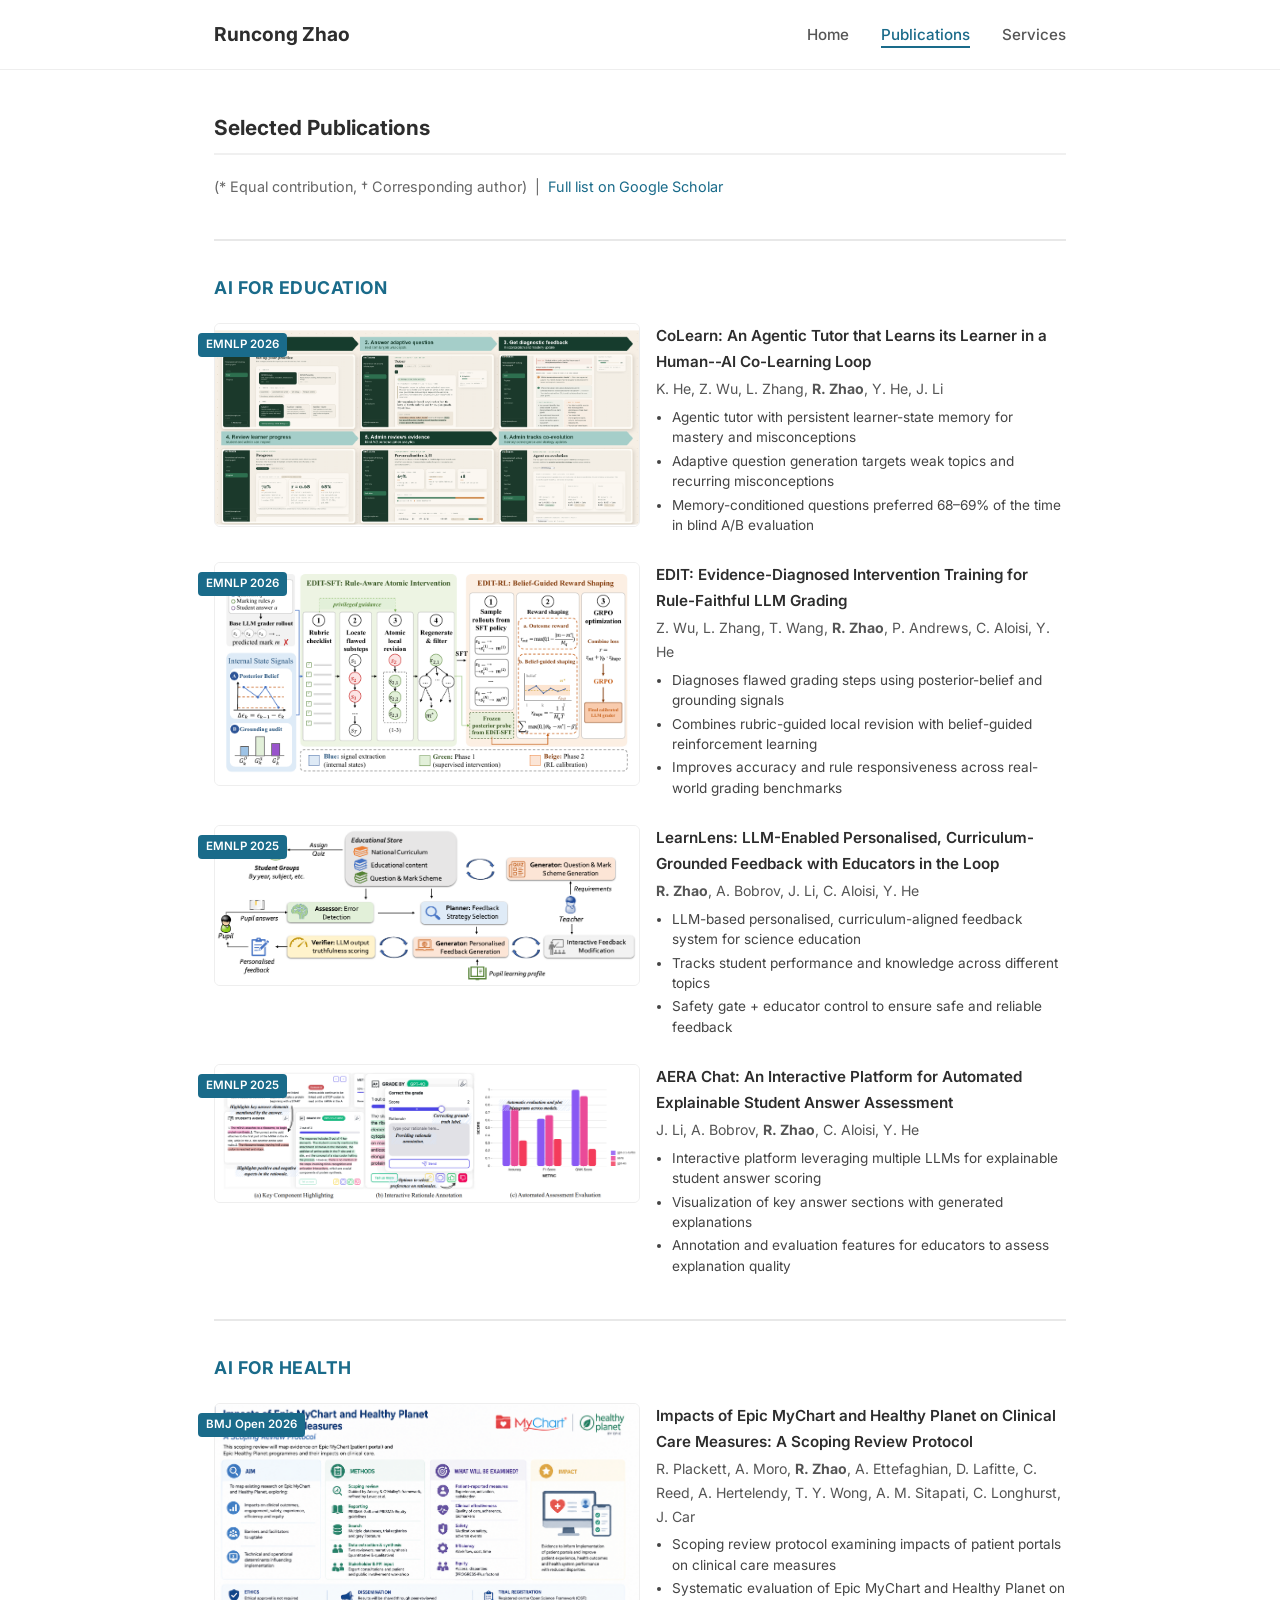
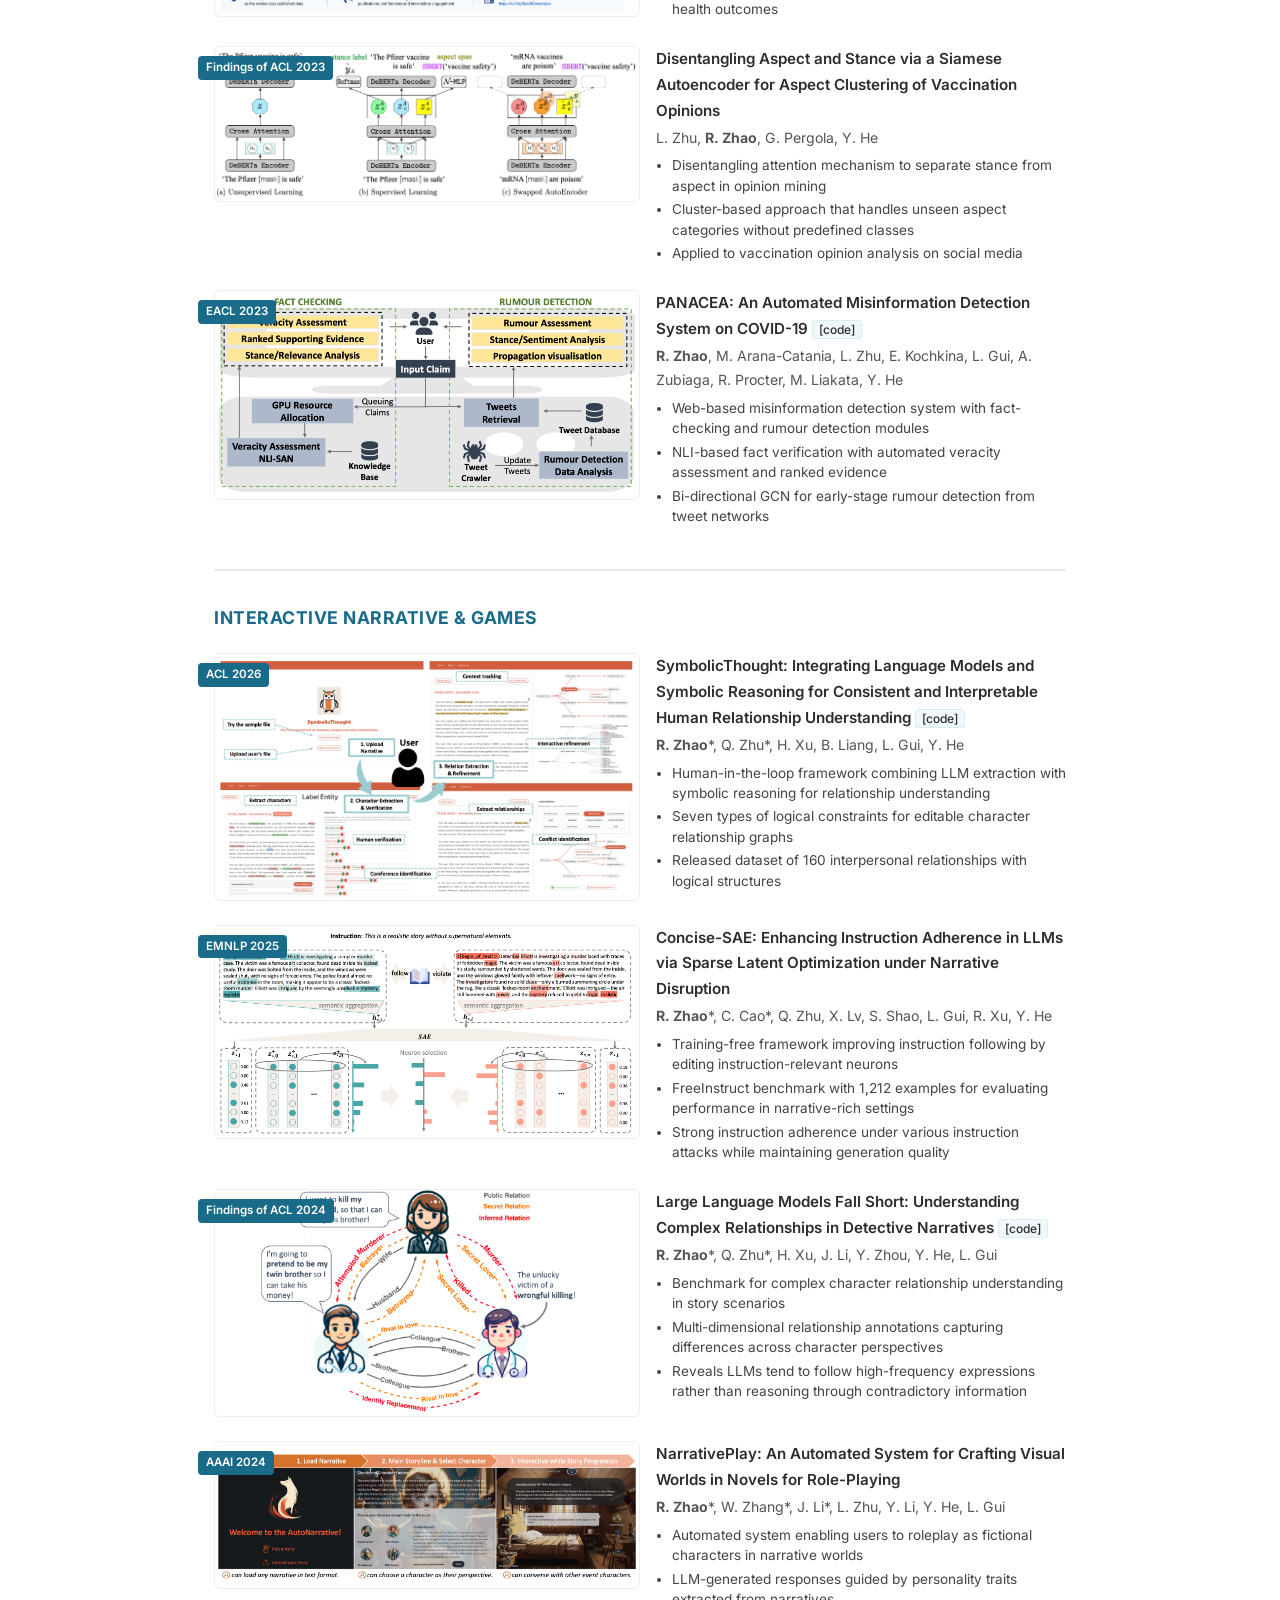
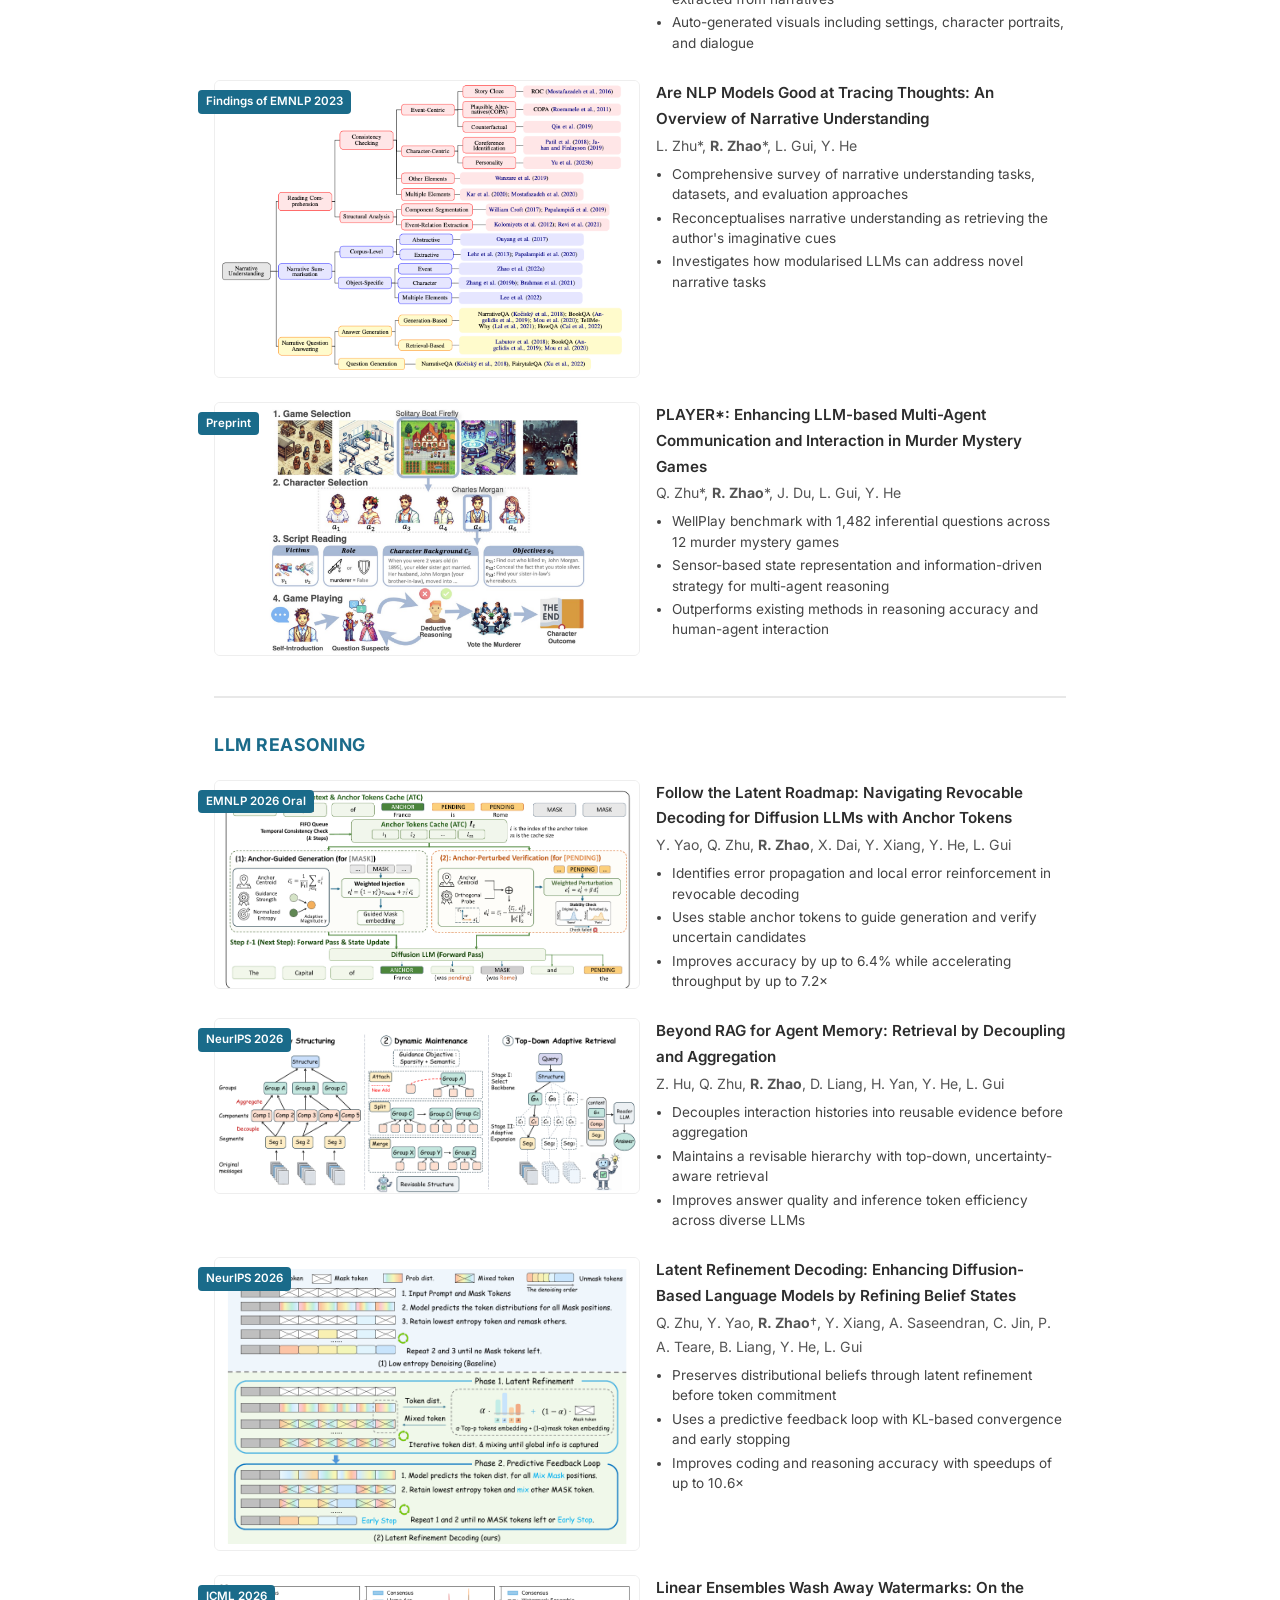
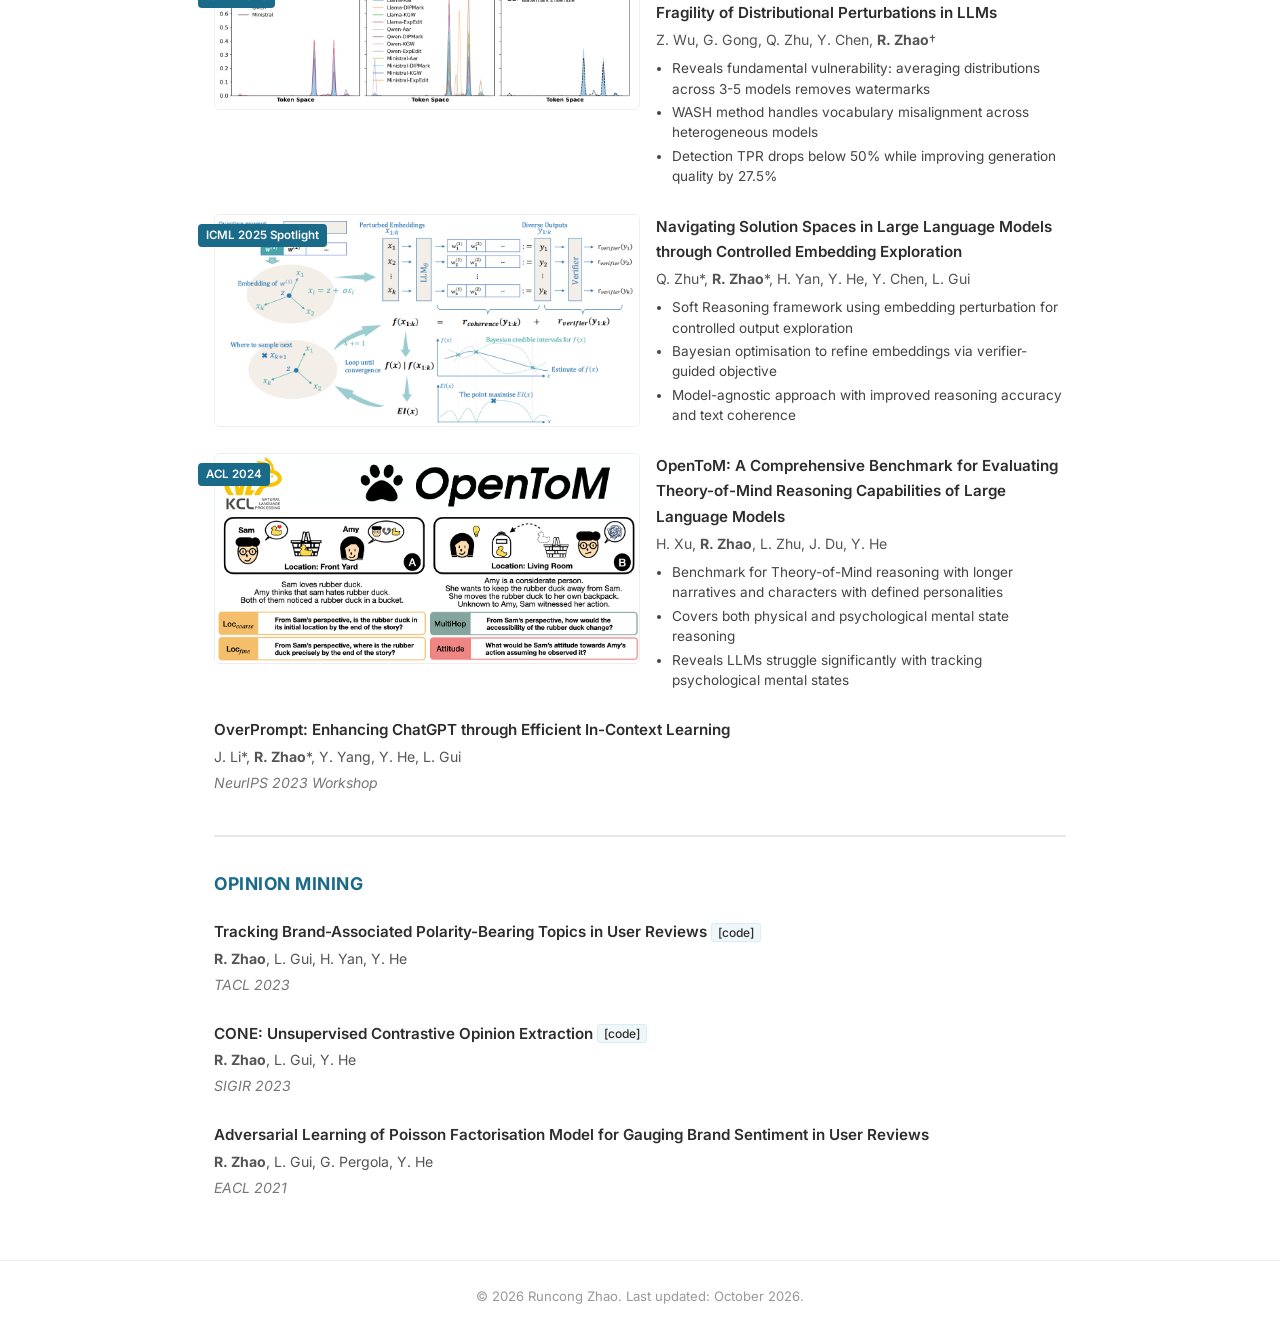
<file: publications.html>
<!DOCTYPE html>
<html lang="en">
<head>
    <meta charset="UTF-8">
    <meta name="viewport" content="width=device-width, initial-scale=1.0">
    <title>Selected Publications - Runcong Zhao</title>
    <link rel="stylesheet" href="css/style.css">
    <link href="https://fonts.googleapis.com/css2?family=Inter:wght@400;500;600;700&display=swap" rel="stylesheet">
</head>
<body>
    <nav>
        <div class="container">
            <div class="name"><a href="index.html">Runcong Zhao</a></div>
            <div class="nav-links">
                <a href="index.html">Home</a>
                <a href="publications.html" class="active">Publications</a>
                <a href="services.html">Services</a>
            </div>
        </div>
    </nav>

    <main class="container">
        <h2 class="section-title">Selected Publications</h2>
        <p style="font-size:0.9rem; color:#666; margin-bottom:24px;">
            (* Equal contribution, &dagger; Corresponding author) &nbsp;|&nbsp;
            <a href="https://scholar.google.com/citations?user=WbxmZDcAAAAJ">Full list on Google Scholar</a>
        </p>

        <div class="pub-category">
            <h3>AI for Education</h3>

            <div class="pub-item">
                <div class="pub-thumb-wrap">
                    <img class="pub-thumb" src="img/papers/colearn.png" alt="CoLearn demo workflow">
                    <span class="pub-venue-badge">EMNLP 2026</span>
                </div>
                <div class="pub-content">
                    <div class="title"><a href="https://arxiv.org/abs/2609.21154">CoLearn: An Agentic Tutor that Learns its Learner in a Human--AI Co-Learning Loop</a></div>
                    <div class="authors">K. He, Z. Wu, L. Zhang, <strong>R. Zhao</strong>, Y. He, J. Li</div>
                    <ul class="highlights">
                        <li>Agentic tutor with persistent learner-state memory for mastery and misconceptions</li>
                        <li>Adaptive question generation targets weak topics and recurring misconceptions</li>
                        <li>Memory-conditioned questions preferred 68&ndash;69% of the time in blind A/B evaluation</li>
                    </ul>
                </div>
            </div>

            <div class="pub-item">
                <div class="pub-thumb-wrap">
                    <img class="pub-thumb" src="img/papers/edit.png" alt="EDIT training pipeline">
                    <span class="pub-venue-badge">EMNLP 2026</span>
                </div>
                <div class="pub-content">
                    <div class="title"><a href="https://arxiv.org/abs/2606.06350">EDIT: Evidence-Diagnosed Intervention Training for Rule-Faithful LLM Grading</a></div>
                    <div class="authors">Z. Wu, L. Zhang, T. Wang, <strong>R. Zhao</strong>, P. Andrews, C. Aloisi, Y. He</div>
                    <ul class="highlights">
                        <li>Diagnoses flawed grading steps using posterior-belief and grounding signals</li>
                        <li>Combines rubric-guided local revision with belief-guided reinforcement learning</li>
                        <li>Improves accuracy and rule responsiveness across real-world grading benchmarks</li>
                    </ul>
                </div>
            </div>

            <div class="pub-item">
                <div class="pub-thumb-wrap">
                    <img class="pub-thumb" src="img/papers/learnlens.png" alt="">
                    <span class="pub-venue-badge">EMNLP 2025</span>
                </div>
                <div class="pub-content">
                    <div class="title"><a href="https://aclanthology.org/2025.emnlp-demos.45/">LearnLens: LLM-Enabled Personalised, Curriculum-Grounded Feedback with Educators in the Loop</a></div>
                    <div class="authors"><strong>R. Zhao</strong>, A. Bobrov, J. Li, C. Aloisi, Y. He</div>
                    <ul class="highlights">
                        <li>LLM-based personalised, curriculum-aligned feedback system for science education</li>
                        <li>Tracks student performance and knowledge across different topics</li>
                        <li>Safety gate + educator control to ensure safe and reliable feedback</li>
                    </ul>
                </div>
            </div>

            <div class="pub-item">
                <div class="pub-thumb-wrap">
                    <img class="pub-thumb" src="img/papers/areachat.png" alt="">
                    <span class="pub-venue-badge">EMNLP 2025</span>
                </div>
                <div class="pub-content">
                    <div class="title"><a href="https://aclanthology.org/2025.emnlp-demos.39/">AERA Chat: An Interactive Platform for Automated Explainable Student Answer Assessment</a></div>
                    <div class="authors">J. Li, A. Bobrov, <strong>R. Zhao</strong>, C. Aloisi, Y. He</div>
                    <ul class="highlights">
                        <li>Interactive platform leveraging multiple LLMs for explainable student answer scoring</li>
                        <li>Visualization of key answer sections with generated explanations</li>
                        <li>Annotation and evaluation features for educators to assess explanation quality</li>
                    </ul>
                </div>
            </div>
        </div>

        <div class="pub-category">
            <h3>AI for Health</h3>

            <div class="pub-item">
                <div class="pub-thumb-wrap">
                    <img class="pub-thumb" src="img/papers/mychart.png" alt="">
                    <span class="pub-venue-badge">BMJ Open 2026</span>
                </div>
                <div class="pub-content">
                    <div class="title"><a href="https://bmjopen.bmj.com/content/16/6/e117420">Impacts of Epic MyChart and Healthy Planet on Clinical Care Measures: A Scoping Review Protocol</a></div>
                    <div class="authors">R. Plackett, A. Moro, <strong>R. Zhao</strong>, A. Ettefaghian, D. Lafitte, C. Reed, A. Hertelendy, T. Y. Wong, A. M. Sitapati, C. Longhurst, J. Car</div>
                    <ul class="highlights">
                        <li>Scoping review protocol examining impacts of patient portals on clinical care measures</li>
                        <li>Systematic evaluation of Epic MyChart and Healthy Planet on health outcomes</li>
                    </ul>
                </div>
            </div>

            <div class="pub-item">
                <div class="pub-thumb-wrap">
                    <img class="pub-thumb" src="img/papers/disentangling.png" alt="">
                    <span class="pub-venue-badge">Findings of ACL 2023</span>
                </div>
                <div class="pub-content">
                    <div class="title"><a href="https://aclanthology.org/2023.findings-acl.115/">Disentangling Aspect and Stance via a Siamese Autoencoder for Aspect Clustering of Vaccination Opinions</a></div>
                    <div class="authors">L. Zhu, <strong>R. Zhao</strong>, G. Pergola, Y. He</div>
                    <ul class="highlights">
                        <li>Disentangling attention mechanism to separate stance from aspect in opinion mining</li>
                        <li>Cluster-based approach that handles unseen aspect categories without predefined classes</li>
                        <li>Applied to vaccination opinion analysis on social media</li>
                    </ul>
                </div>
            </div>

            <div class="pub-item">
                <div class="pub-thumb-wrap">
                    <img class="pub-thumb" src="img/papers/panacea.png" alt="">
                    <span class="pub-venue-badge">EACL 2023</span>
                </div>
                <div class="pub-content">
                    <div class="title"><a href="https://aclanthology.org/2023.eacl-demo.9/">PANACEA: An Automated Misinformation Detection System on COVID-19</a> <a href="https://github.com/BLPXSPG/PANACEA" class="code-link">[code]</a></div>
                    <div class="authors"><strong>R. Zhao</strong>, M. Arana-Catania, L. Zhu, E. Kochkina, L. Gui, A. Zubiaga, R. Procter, M. Liakata, Y. He</div>
                    <ul class="highlights">
                        <li>Web-based misinformation detection system with fact-checking and rumour detection modules</li>
                        <li>NLI-based fact verification with automated veracity assessment and ranked evidence</li>
                        <li>Bi-directional GCN for early-stage rumour detection from tweet networks</li>
                    </ul>
                </div>
            </div>
        </div>

        <div class="pub-category">
            <h3>Interactive Narrative &amp; Games</h3>

            <div class="pub-item">
                <div class="pub-thumb-wrap">
                    <img class="pub-thumb" src="img/papers/symbolicthought.png" alt="">
                    <span class="pub-venue-badge">ACL 2026</span>
                </div>
                <div class="pub-content">
                    <div class="title"><a href="https://arxiv.org/abs/2507.04189">SymbolicThought: Integrating Language Models and Symbolic Reasoning for Consistent and Interpretable Human Relationship Understanding</a> <a href="https://github.com/BLPXSPG/SymbolicThought" class="code-link">[code]</a></div>
                    <div class="authors"><strong>R. Zhao</strong>*, Q. Zhu*, H. Xu, B. Liang, L. Gui, Y. He</div>
                    <ul class="highlights">
                        <li>Human-in-the-loop framework combining LLM extraction with symbolic reasoning for relationship understanding</li>
                        <li>Seven types of logical constraints for editable character relationship graphs</li>
                        <li>Released dataset of 160 interpersonal relationships with logical structures</li>
                    </ul>
                </div>
            </div>

            <div class="pub-item">
                <div class="pub-thumb-wrap">
                    <img class="pub-thumb" src="img/papers/concise-sae.png" alt="">
                    <span class="pub-venue-badge">EMNLP 2025</span>
                </div>
                <div class="pub-content">
                    <div class="title"><a href="https://arxiv.org/abs/2505.16505">Concise-SAE: Enhancing Instruction Adherence in LLMs via Sparse Latent Optimization under Narrative Disruption</a></div>
                    <div class="authors"><strong>R. Zhao</strong>*, C. Cao*, Q. Zhu, X. Lv, S. Shao, L. Gui, R. Xu, Y. He</div>
                    <ul class="highlights">
                        <li>Training-free framework improving instruction following by editing instruction-relevant neurons</li>
                        <li>FreeInstruct benchmark with 1,212 examples for evaluating performance in narrative-rich settings</li>
                        <li>Strong instruction adherence under various instruction attacks while maintaining generation quality</li>
                    </ul>
                </div>
            </div>

            <div class="pub-item">
                <div class="pub-thumb-wrap">
                    <img class="pub-thumb" src="img/papers/conan.png" alt="">
                    <span class="pub-venue-badge">Findings of ACL 2024</span>
                </div>
                <div class="pub-content">
                    <div class="title"><a href="https://arxiv.org/abs/2402.11051">Large Language Models Fall Short: Understanding Complex Relationships in Detective Narratives</a> <a href="https://github.com/BLPXSPG/Conan" class="code-link">[code]</a></div>
                    <div class="authors"><strong>R. Zhao</strong>*, Q. Zhu*, H. Xu, J. Li, Y. Zhou, Y. He, L. Gui</div>
                    <ul class="highlights">
                        <li>Benchmark for complex character relationship understanding in story scenarios</li>
                        <li>Multi-dimensional relationship annotations capturing differences across character perspectives</li>
                        <li>Reveals LLMs tend to follow high-frequency expressions rather than reasoning through contradictory information</li>
                    </ul>
                </div>
            </div>

            <div class="pub-item">
                <div class="pub-thumb-wrap">
                    <img class="pub-thumb" src="img/papers/narrativeplay.png" alt="">
                    <span class="pub-venue-badge">AAAI 2024</span>
                </div>
                <div class="pub-content">
                    <div class="title"><a href="https://arxiv.org/abs/2310.01459">NarrativePlay: An Automated System for Crafting Visual Worlds in Novels for Role-Playing</a></div>
                    <div class="authors"><strong>R. Zhao</strong>*, W. Zhang*, J. Li*, L. Zhu, Y. Li, Y. He, L. Gui</div>
                    <ul class="highlights">
                        <li>Automated system enabling users to roleplay as fictional characters in narrative worlds</li>
                        <li>LLM-generated responses guided by personality traits extracted from narratives</li>
                        <li>Auto-generated visuals including settings, character portraits, and dialogue</li>
                    </ul>
                </div>
            </div>

            <div class="pub-item">
                <div class="pub-thumb-wrap">
                    <img class="pub-thumb" src="img/papers/narrative-understanding.png" alt="">
                    <span class="pub-venue-badge">Findings of EMNLP 2023</span>
                </div>
                <div class="pub-content">
                    <div class="title"><a href="https://arxiv.org/abs/2310.18783">Are NLP Models Good at Tracing Thoughts: An Overview of Narrative Understanding</a></div>
                    <div class="authors">L. Zhu*, <strong>R. Zhao</strong>*, L. Gui, Y. He</div>
                    <ul class="highlights">
                        <li>Comprehensive survey of narrative understanding tasks, datasets, and evaluation approaches</li>
                        <li>Reconceptualises narrative understanding as retrieving the author's imaginative cues</li>
                        <li>Investigates how modularised LLMs can address novel narrative tasks</li>
                    </ul>
                </div>
            </div>

            <div class="pub-item">
                <div class="pub-thumb-wrap">
                    <img class="pub-thumb" src="img/papers/player.png" alt="">
                    <span class="pub-venue-badge">Preprint</span>
                </div>
                <div class="pub-content">
                    <div class="title"><a href="https://arxiv.org/abs/2404.17662">PLAYER*: Enhancing LLM-based Multi-Agent Communication and Interaction in Murder Mystery Games</a></div>
                    <div class="authors">Q. Zhu*, <strong>R. Zhao</strong>*, J. Du, L. Gui, Y. He</div>
                    <ul class="highlights">
                        <li>WellPlay benchmark with 1,482 inferential questions across 12 murder mystery games</li>
                        <li>Sensor-based state representation and information-driven strategy for multi-agent reasoning</li>
                        <li>Outperforms existing methods in reasoning accuracy and human-agent interaction</li>
                    </ul>
                </div>
            </div>
        </div>

        <div class="pub-category">
            <h3>LLM Reasoning</h3>

            <div class="pub-item">
                <div class="pub-thumb-wrap">
                    <img class="pub-thumb" src="img/papers/latent-roadmap.png" alt="ASRD decoding framework">
                    <span class="pub-venue-badge">EMNLP 2026 Oral</span>
                </div>
                <div class="pub-content">
                    <div class="title"><a href="https://arxiv.org/abs/2606.16847">Follow the Latent Roadmap: Navigating Revocable Decoding for Diffusion LLMs with Anchor Tokens</a></div>
                    <div class="authors">Y. Yao, Q. Zhu, <strong>R. Zhao</strong>, X. Dai, Y. Xiang, Y. He, L. Gui</div>
                    <ul class="highlights">
                        <li>Identifies error propagation and local error reinforcement in revocable decoding</li>
                        <li>Uses stable anchor tokens to guide generation and verify uncertain candidates</li>
                        <li>Improves accuracy by up to 6.4% while accelerating throughput by up to 7.2&times;</li>
                    </ul>
                </div>
            </div>

            <div class="pub-item">
                <div class="pub-thumb-wrap">
                    <img class="pub-thumb" src="img/papers/agent-memory.png" alt="xMemory framework">
                    <span class="pub-venue-badge">NeurIPS 2026</span>
                </div>
                <div class="pub-content">
                    <div class="title"><a href="https://arxiv.org/abs/2602.02007">Beyond RAG for Agent Memory: Retrieval by Decoupling and Aggregation</a></div>
                    <div class="authors">Z. Hu, Q. Zhu, <strong>R. Zhao</strong>, D. Liang, H. Yan, Y. He, L. Gui</div>
                    <ul class="highlights">
                        <li>Decouples interaction histories into reusable evidence before aggregation</li>
                        <li>Maintains a revisable hierarchy with top-down, uncertainty-aware retrieval</li>
                        <li>Improves answer quality and inference token efficiency across diverse LLMs</li>
                    </ul>
                </div>
            </div>

            <div class="pub-item">
                <div class="pub-thumb-wrap">
                    <img class="pub-thumb" src="img/papers/latent-refinement.png" alt="Latent Refinement Decoding framework">
                    <span class="pub-venue-badge">NeurIPS 2026</span>
                </div>
                <div class="pub-content">
                    <div class="title"><a href="https://arxiv.org/abs/2510.11052">Latent Refinement Decoding: Enhancing Diffusion-Based Language Models by Refining Belief States</a></div>
                    <div class="authors">Q. Zhu, Y. Yao, <strong>R. Zhao</strong>&dagger;, Y. Xiang, A. Saseendran, C. Jin, P. A. Teare, B. Liang, Y. He, L. Gui</div>
                    <ul class="highlights">
                        <li>Preserves distributional beliefs through latent refinement before token commitment</li>
                        <li>Uses a predictive feedback loop with KL-based convergence and early stopping</li>
                        <li>Improves coding and reasoning accuracy with speedups of up to 10.6&times;</li>
                    </ul>
                </div>
            </div>

            <div class="pub-item">
                <div class="pub-thumb-wrap">
                    <img class="pub-thumb" src="img/papers/wash.png" alt="">
                    <span class="pub-venue-badge">ICML 2026</span>
                </div>
                <div class="pub-content">
                    <div class="title"><a href="https://arxiv.org/abs/2605.30501">Linear Ensembles Wash Away Watermarks: On the Fragility of Distributional Perturbations in LLMs</a></div>
                    <div class="authors">Z. Wu, G. Gong, Q. Zhu, Y. Chen, <strong>R. Zhao</strong>&dagger;</div>
                    <ul class="highlights">
                        <li>Reveals fundamental vulnerability: averaging distributions across 3-5 models removes watermarks</li>
                        <li>WASH method handles vocabulary misalignment across heterogeneous models</li>
                        <li>Detection TPR drops below 50% while improving generation quality by 27.5%</li>
                    </ul>
                </div>
            </div>

            <div class="pub-item">
                <div class="pub-thumb-wrap">
                    <img class="pub-thumb" src="img/papers/soft-reasoning.png" alt="">
                    <span class="pub-venue-badge">ICML 2025 Spotlight</span>
                </div>
                <div class="pub-content">
                    <div class="title"><a href="https://arxiv.org/abs/2505.24688">Navigating Solution Spaces in Large Language Models through Controlled Embedding Exploration</a></div>
                    <div class="authors">Q. Zhu*, <strong>R. Zhao</strong>*, H. Yan, Y. He, Y. Chen, L. Gui</div>
                    <ul class="highlights">
                        <li>Soft Reasoning framework using embedding perturbation for controlled output exploration</li>
                        <li>Bayesian optimisation to refine embeddings via verifier-guided objective</li>
                        <li>Model-agnostic approach with improved reasoning accuracy and text coherence</li>
                    </ul>
                </div>
            </div>

            <div class="pub-item">
                <div class="pub-thumb-wrap">
                    <img class="pub-thumb" src="img/papers/opentom.png" alt="">
                    <span class="pub-venue-badge">ACL 2024</span>
                </div>
                <div class="pub-content">
                    <div class="title"><a href="https://arxiv.org/abs/2402.06044">OpenToM: A Comprehensive Benchmark for Evaluating Theory-of-Mind Reasoning Capabilities of Large Language Models</a></div>
                    <div class="authors">H. Xu, <strong>R. Zhao</strong>, L. Zhu, J. Du, Y. He</div>
                    <ul class="highlights">
                        <li>Benchmark for Theory-of-Mind reasoning with longer narratives and characters with defined personalities</li>
                        <li>Covers both physical and psychological mental state reasoning</li>
                        <li>Reveals LLMs struggle significantly with tracking psychological mental states</li>
                    </ul>
                </div>
            </div>

            <div class="pub-item">
                <div class="pub-content">
                    <div class="title"><a href="https://arxiv.org/abs/2305.14973">OverPrompt: Enhancing ChatGPT through Efficient In-Context Learning</a></div>
                    <div class="authors">J. Li*, <strong>R. Zhao</strong>*, Y. Yang, Y. He, L. Gui</div>
                    <div class="venue">NeurIPS 2023 Workshop</div>
                </div>
            </div>

        </div>

        <div class="pub-category">
            <h3>Opinion Mining</h3>

            <div class="pub-item">
                <div class="pub-content">
                    <div class="title"><a href="https://arxiv.org/abs/2301.07183">Tracking Brand-Associated Polarity-Bearing Topics in User Reviews</a> <a href="https://github.com/BLPXSPG/dBTM" class="code-link">[code]</a></div>
                    <div class="authors"><strong>R. Zhao</strong>, L. Gui, H. Yan, Y. He</div>
                    <div class="venue">TACL 2023</div>
                </div>
            </div>

            <div class="pub-item">
                <div class="pub-content">
                    <div class="title"><a href="https://arxiv.org/abs/2305.04599">CONE: Unsupervised Contrastive Opinion Extraction</a> <a href="https://github.com/BLPXSPG/CONE" class="code-link">[code]</a></div>
                    <div class="authors"><strong>R. Zhao</strong>, L. Gui, Y. He</div>
                    <div class="venue">SIGIR 2023</div>
                </div>
            </div>

            <div class="pub-item">
                <div class="pub-content">
                    <div class="title">Adversarial Learning of Poisson Factorisation Model for Gauging Brand Sentiment in User Reviews</div>
                    <div class="authors"><strong>R. Zhao</strong>, L. Gui, G. Pergola, Y. He</div>
                    <div class="venue">EACL 2021</div>
                </div>
            </div>

        </div>
    </main>

    <footer>
        <div class="container">
            &copy; 2026 Runcong Zhao. Last updated: October 2026.
        </div>
    </footer>
</body>
</html>
</file>
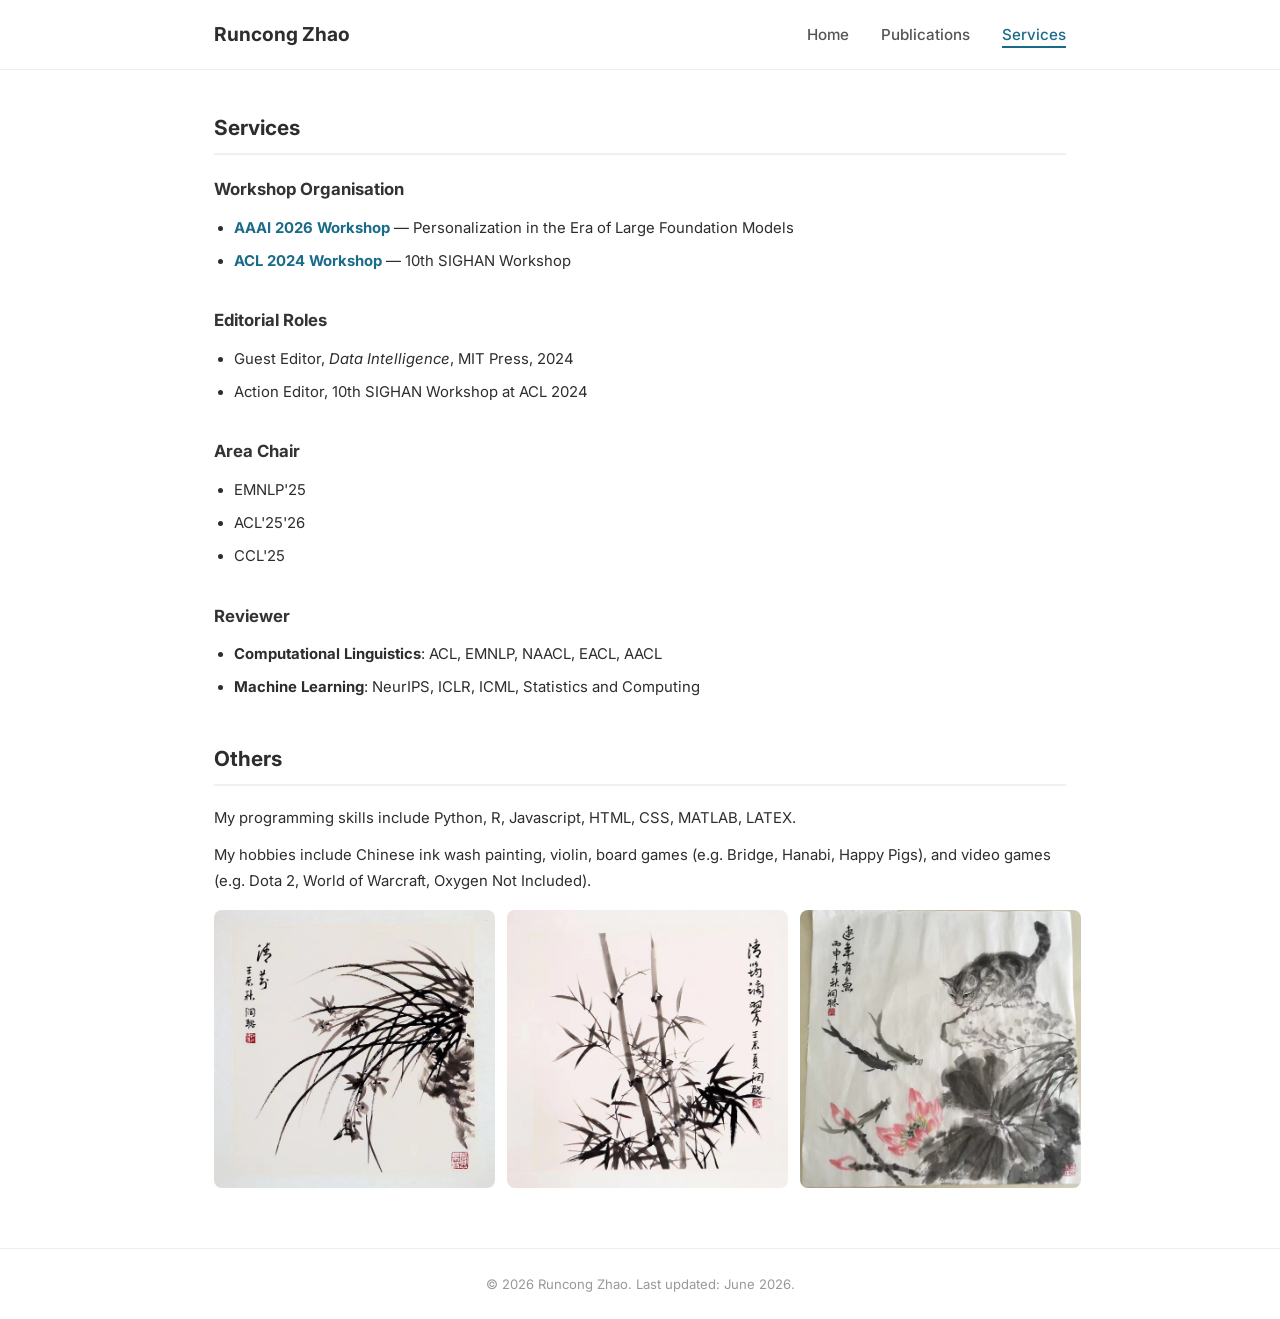
<file: services.html>
<!DOCTYPE html>
<html lang="en">
<head>
    <meta charset="UTF-8">
    <meta name="viewport" content="width=device-width, initial-scale=1.0">
    <title>Services - Runcong Zhao</title>
    <link rel="stylesheet" href="css/style.css">
    <link href="https://fonts.googleapis.com/css2?family=Inter:wght@400;500;600;700&display=swap" rel="stylesheet">
</head>
<body>
    <nav>
        <div class="container">
            <div class="name"><a href="index.html">Runcong Zhao</a></div>
            <div class="nav-links">
                <a href="index.html">Home</a>
                <a href="publications.html">Publications</a>
                <a href="services.html" class="active">Services</a>
            </div>
        </div>
    </nav>

    <main class="container">
        <h2 class="section-title">Services</h2>

        <div class="teaching-section">
            <h3>Workshop Organisation</h3>
            <ul>
                <li><strong><a href="https://personalizedllm.github.io/events/perfm-aaai26/">AAAI 2026 Workshop</a></strong> &mdash; Personalization in the Era of Large Foundation Models</li>
                <li><strong><a href="https://sites.google.com/view/sighan2024/home">ACL 2024 Workshop</a></strong> &mdash; 10th SIGHAN Workshop</li>
            </ul>
        </div>

        <div class="teaching-section">
            <h3>Editorial Roles</h3>
            <ul>
                <li>Guest Editor, <em>Data Intelligence</em>, MIT Press, 2024</li>
                <li>Action Editor, 10th SIGHAN Workshop at ACL 2024</li>
            </ul>
        </div>

        <div class="teaching-section">
            <h3>Area Chair</h3>
            <ul>
                <li>EMNLP'25</li>
                <li>ACL'25'26</li>
                <li>CCL'25</li>
            </ul>
        </div>

        <div class="teaching-section">
            <h3>Reviewer</h3>
            <ul>
                <li><strong>Computational Linguistics</strong>: ACL, EMNLP, NAACL, EACL, AACL</li>
                <li><strong>Machine Learning</strong>: NeurIPS, ICLR, ICML, Statistics and Computing</li>
            </ul>
        </div>


        <h2 class="section-title">Others</h2>
        <p style="font-size:0.93rem; margin-bottom:12px;">My programming skills include Python, R, Javascript, HTML, CSS, MATLAB, LATEX.</p>
        <p style="font-size:0.93rem; margin-bottom:16px;">My hobbies include Chinese ink wash painting, violin, board games (e.g. Bridge, Hanabi, Happy Pigs), and video games (e.g. Dota 2, World of Warcraft, Oxygen Not Included).</p>
        <div style="display:flex; gap:12px;">
            <img src="img/others/1.jpg" alt="" style="width:33%; border-radius:8px;">
            <img src="img/others/2.jpg" alt="" style="width:33%; border-radius:8px;">
            <img src="img/others/3.jpg" alt="" style="width:33%; border-radius:8px;">
        </div>

    </main>

    <footer>
        <div class="container">
            &copy; 2026 Runcong Zhao. Last updated: June 2026.
        </div>
    </footer>
</body>
</html>
</file>
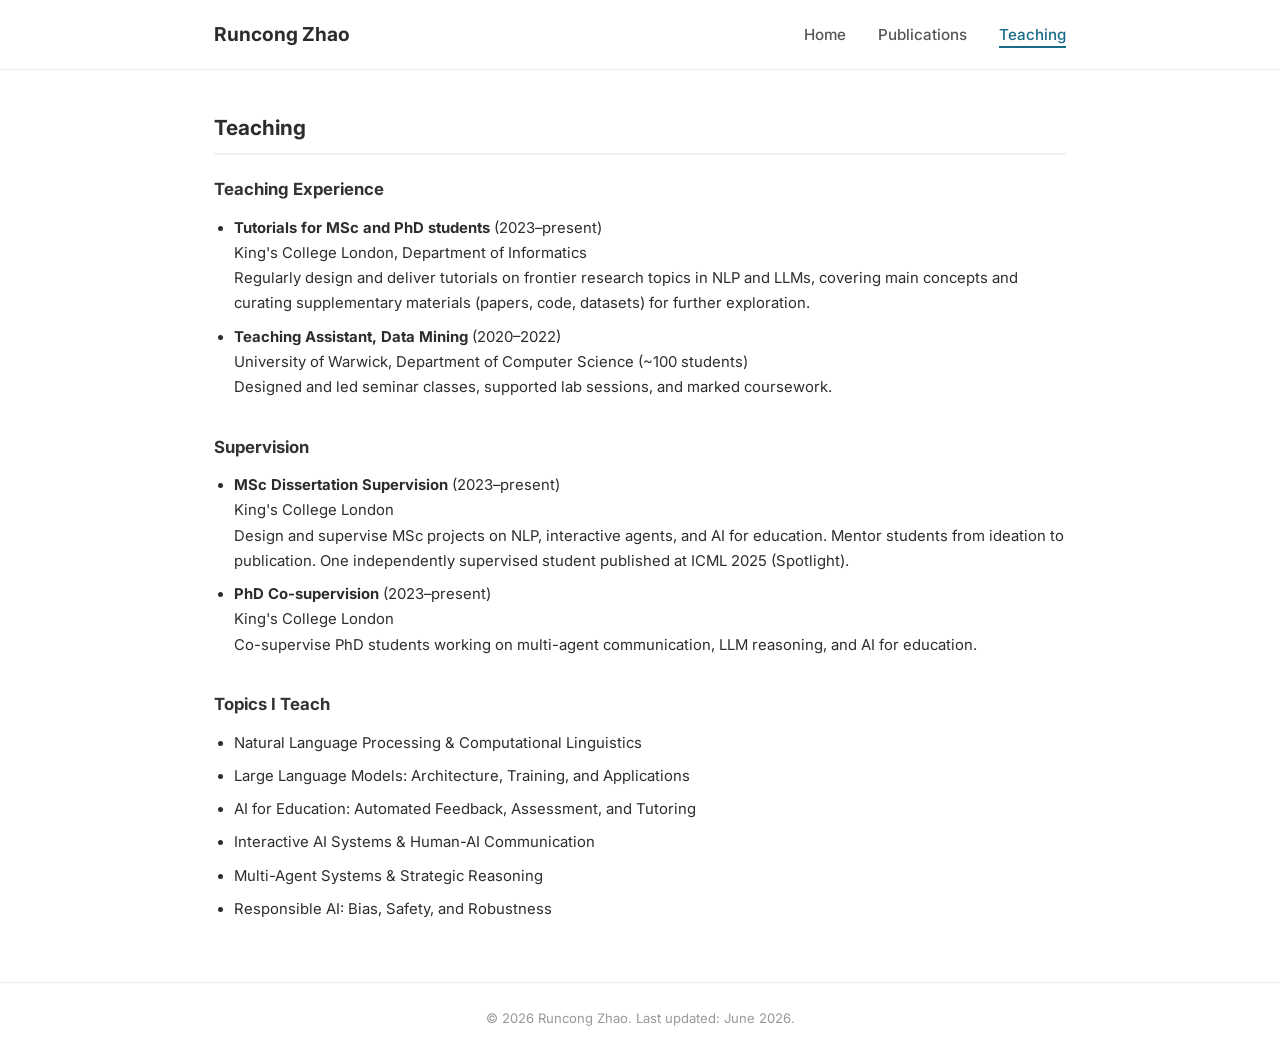
<file: teaching.html>
<!DOCTYPE html>
<html lang="en">
<head>
    <meta charset="UTF-8">
    <meta name="viewport" content="width=device-width, initial-scale=1.0">
    <title>Teaching - Runcong Zhao</title>
    <link rel="stylesheet" href="css/style.css">
    <link href="https://fonts.googleapis.com/css2?family=Inter:wght@400;500;600;700&display=swap" rel="stylesheet">
</head>
<body>
    <nav>
        <div class="container">
            <div class="name"><a href="index.html">Runcong Zhao</a></div>
            <div class="nav-links">
                <a href="index.html">Home</a>
                <a href="publications.html">Publications</a>
                <a href="teaching.html" class="active">Teaching</a>
            </div>
        </div>
    </nav>

    <main class="container">
        <h2 class="section-title">Teaching</h2>

        <div class="teaching-section">
            <h3>Teaching Experience</h3>
            <ul>
                <li>
                    <strong>Tutorials for MSc and PhD students</strong> (2023&ndash;present)<br>
                    King's College London, Department of Informatics<br>
                    Regularly design and deliver tutorials on frontier research topics in NLP and LLMs, covering main concepts and curating supplementary materials (papers, code, datasets) for further exploration.
                </li>
                <li>
                    <strong>Teaching Assistant, Data Mining</strong> (2020&ndash;2022)<br>
                    University of Warwick, Department of Computer Science (~100 students)<br>
                    Designed and led seminar classes, supported lab sessions, and marked coursework.
                </li>
            </ul>
        </div>

        <div class="teaching-section">
            <h3>Supervision</h3>
            <ul>
                <li>
                    <strong>MSc Dissertation Supervision</strong> (2023&ndash;present)<br>
                    King's College London<br>
                    Design and supervise MSc projects on NLP, interactive agents, and AI for education. Mentor students from ideation to publication. One independently supervised student published at ICML 2025 (Spotlight).
                </li>
                <li>
                    <strong>PhD Co-supervision</strong> (2023&ndash;present)<br>
                    King's College London<br>
                    Co-supervise PhD students working on multi-agent communication, LLM reasoning, and AI for education.
                </li>
            </ul>
        </div>

        <div class="teaching-section">
            <h3>Topics I Teach</h3>
            <ul>
                <li>Natural Language Processing &amp; Computational Linguistics</li>
                <li>Large Language Models: Architecture, Training, and Applications</li>
                <li>AI for Education: Automated Feedback, Assessment, and Tutoring</li>
                <li>Interactive AI Systems &amp; Human-AI Communication</li>
                <li>Multi-Agent Systems &amp; Strategic Reasoning</li>
                <li>Responsible AI: Bias, Safety, and Robustness</li>
            </ul>
        </div>
    </main>

    <footer>
        <div class="container">
            &copy; 2026 Runcong Zhao. Last updated: June 2026.
        </div>
    </footer>
</body>
</html>
</file>
<file: css/style.css>
/* Reset & Base */
*, *::before, *::after { box-sizing: border-box; margin: 0; padding: 0; }

body {
  font-family: 'Inter', -apple-system, BlinkMacSystemFont, 'Segoe UI', Roboto, sans-serif;
  color: #2d2d2d;
  background: #fff;
  line-height: 1.7;
  font-size: 16px;
}

a { color: #1a6b8a; text-decoration: none; }
a:hover { color: #0d4f6b; text-decoration: underline; }

/* Layout */
.container { max-width: 900px; margin: 0 auto; padding: 0 24px; }

/* Navigation */
nav {
  border-bottom: 1px solid #eee;
  padding: 18px 0;
  position: sticky;
  top: 0;
  background: #fff;
  z-index: 100;
}
nav .container {
  display: flex;
  justify-content: space-between;
  align-items: center;
}
nav .name { font-size: 1.2rem; font-weight: 700; color: #2d2d2d; }
nav .name a { color: inherit; }
nav .nav-links a {
  margin-left: 28px;
  font-size: 0.95rem;
  color: #555;
  font-weight: 500;
}
nav .nav-links a:hover { color: #1a6b8a; text-decoration: none; }
nav .nav-links a.active { color: #1a6b8a; border-bottom: 2px solid #1a6b8a; padding-bottom: 2px; }

/* Bio Section */
.bio { display: flex; gap: 40px; padding: 50px 0 40px; align-items: flex-start; }
.bio-photo { flex-shrink: 0; }
.bio-photo img { width: 180px; height: 180px; border-radius: 12px; object-fit: cover; }
.bio-text h1 { font-size: 1.6rem; margin-bottom: 8px; }
.bio-text .role { color: #555; font-size: 1rem; margin-bottom: 16px; }
.bio-text p { margin-bottom: 12px; font-size: 0.95rem; }
.bio-links { margin-top: 16px; }
.bio-links a {
  display: inline-flex;
  align-items: center;
  justify-content: center;
  margin-right: 12px;
  width: 38px;
  height: 38px;
  border: 1px solid #ddd;
  border-radius: 50%;
  color: #555;
  font-size: 1.1rem;
  transition: all 0.2s;
}
.bio-links a:hover { border-color: #1a6b8a; color: #1a6b8a; text-decoration: none; background: #f0f9fc; }

/* Section Titles */
.section-title {
  font-size: 1.3rem;
  font-weight: 700;
  margin: 40px 0 20px;
  padding-bottom: 8px;
  border-bottom: 2px solid #f0f0f0;
}

/* News */
.news-list { list-style: none; }
.news-list li { padding: 5px 0; font-size: 0.93rem; display: flex; gap: 16px; }
.news-list .date { color: #888; min-width: 90px; flex-shrink: 0; font-size: 0.88rem; }
.news-list .content { flex: 1; }

/* Publications */
.pub-category { margin-top: 40px; padding-top: 32px; border-top: 2px solid #e8e8e8; }
.pub-category:first-child { border-top: none; padding-top: 0; }
.pub-category h3 { font-size: 1.1rem; color: #1a6b8a; margin-bottom: 20px; text-transform: uppercase; letter-spacing: 0.5px; }
.pub-item { margin-bottom: 24px; padding-left: 0; display: flex; gap: 16px; align-items: flex-start; }
.pub-item .pub-thumb-wrap { flex-shrink: 0; width: 50%; position: relative; }
.pub-item .pub-thumb { width: 100%; border-radius: 6px; object-fit: cover; border: 1px solid #eee; display: block; }
.pub-item .pub-venue-badge {
  position: absolute;
  top: 10px;
  left: -16px;
  background: #1a6b8a;
  color: #fff;
  font-size: 0.72rem;
  font-weight: 600;
  padding: 2px 8px;
  border-radius: 4px;
}
.pub-item .pub-content { flex: 1; }
.pub-item .title { font-weight: 600; font-size: 0.95rem; }
.pub-item .title a { color: #2d2d2d; }
.pub-item .title a:hover { color: #1a6b8a; text-decoration: underline; }
.pub-item .code-link {
  font-size: 0.75rem;
  font-weight: 500;
  padding: 1px 6px;
  background: #f0f7fa;
  color: #1a6b8a;
  border-radius: 3px;
  border: 1px solid #d8edf4;
  vertical-align: middle;
  text-decoration: none;
}
.pub-item .code-link:hover { background: #e0f0f5; text-decoration: none; }
.pub-item .authors { font-size: 0.88rem; color: #555; margin-top: 2px; }
.pub-item .venue { font-size: 0.88rem; color: #777; font-style: italic; margin-top: 2px; }
.pub-item .highlights { margin-top: 6px; padding-left: 16px; list-style: disc; }
.pub-item .highlights li { font-size: 0.85rem; color: #444; margin-bottom: 3px; line-height: 1.5; }
.pub-item .links { margin-top: 4px; }
.pub-item .links a {
  font-size: 0.8rem;
  margin-right: 10px;
  padding: 2px 8px;
  background: #f5f5f5;
  border-radius: 3px;
  color: #1a6b8a;
}
.pub-item .links a:hover { background: #e8f4f8; text-decoration: none; }
.pub-item .tags { margin-top: 5px; }
.pub-item .tags .tag {
  display: inline-block;
  font-size: 0.75rem;
  padding: 2px 8px;
  margin-right: 6px;
  margin-top: 3px;
  background: #f0f7fa;
  color: #1a6b8a;
  border-radius: 10px;
  border: 1px solid #d8edf4;
}

/* Teaching */
.teaching-section { margin-bottom: 32px; }
.teaching-section h3 { font-size: 1.05rem; margin-bottom: 12px; color: #333; }
.teaching-section ul { padding-left: 20px; }
.teaching-section li { margin-bottom: 8px; font-size: 0.93rem; }

/* Footer */
footer { margin-top: 60px; padding: 24px 0; border-top: 1px solid #eee; text-align: center; font-size: 0.82rem; color: #999; }

/* Responsive */
@media (max-width: 640px) {
  .bio { flex-direction: column; align-items: center; text-align: center; gap: 20px; }
  .bio-photo img { width: 140px; height: 140px; }
  nav .nav-links a { margin-left: 16px; font-size: 0.85rem; }
  .news-list li { flex-direction: column; gap: 2px; }
  .news-list .date { min-width: auto; }
}
</file>
